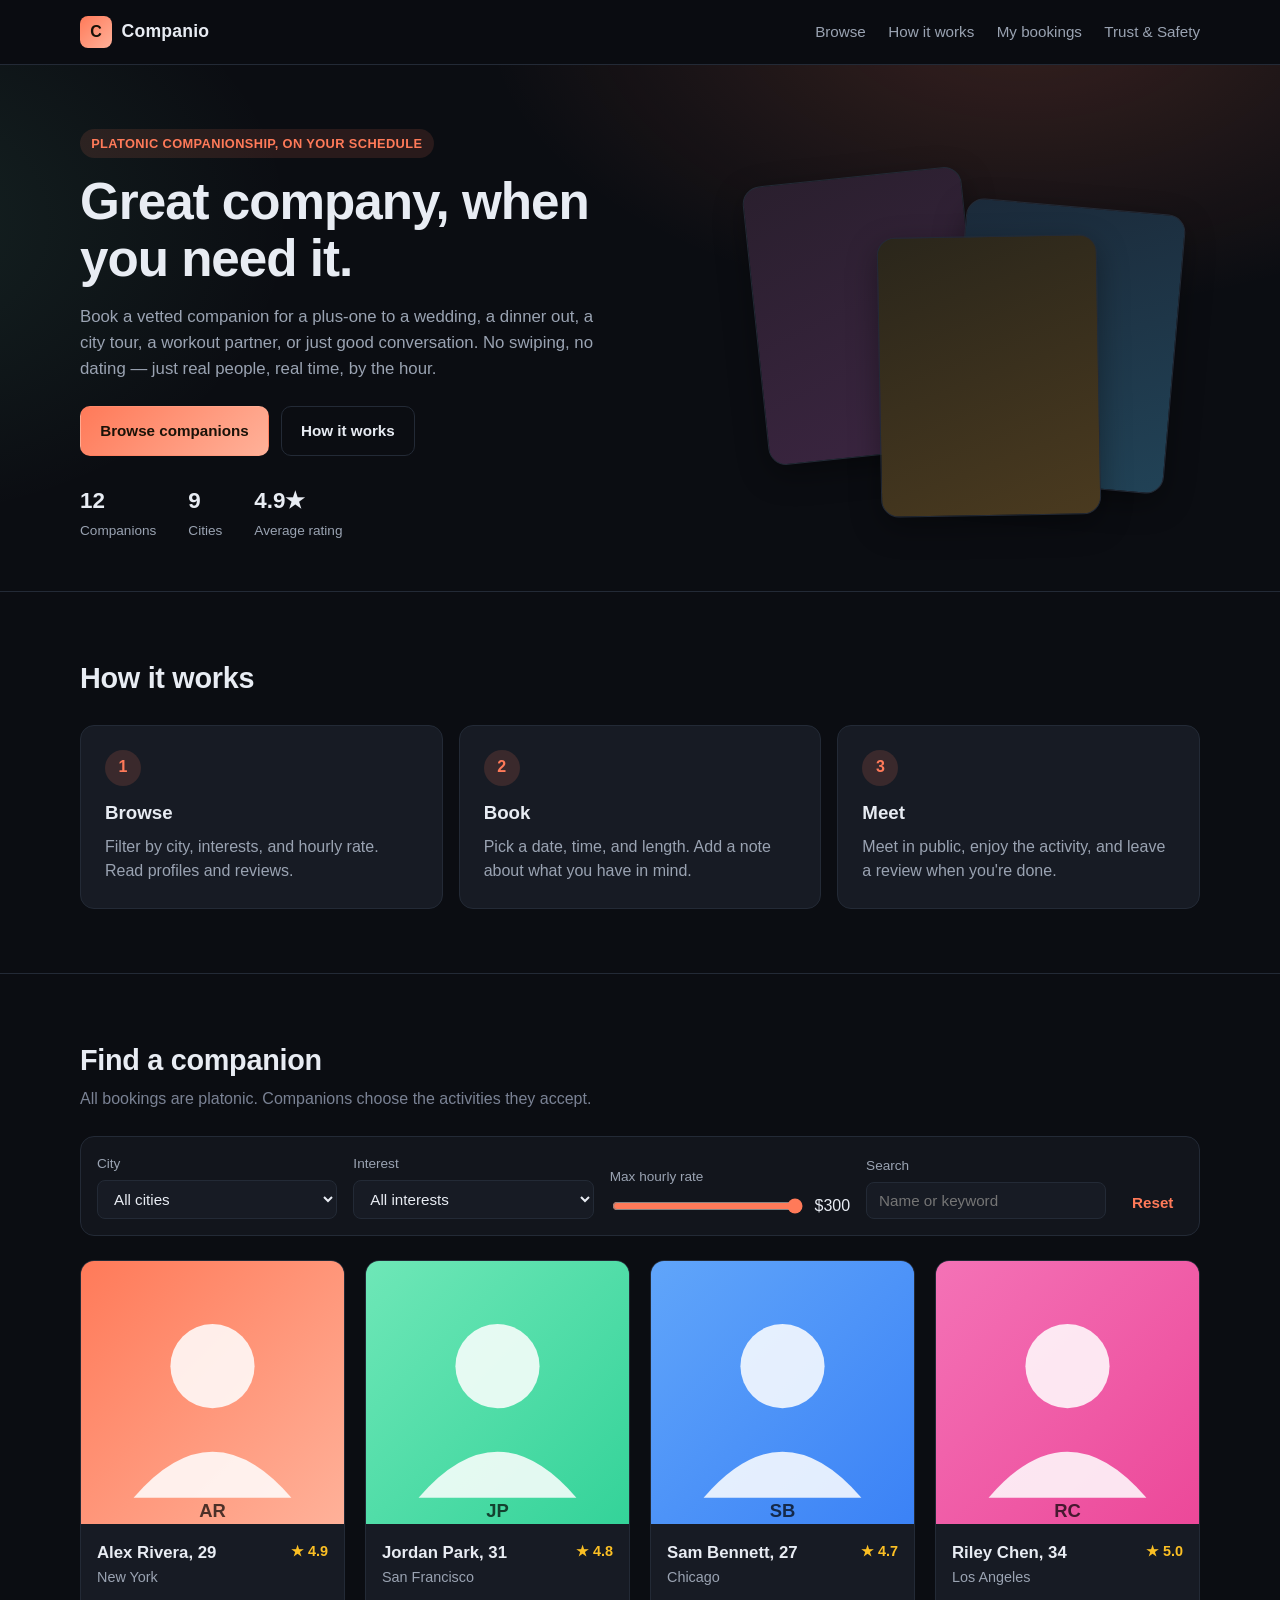
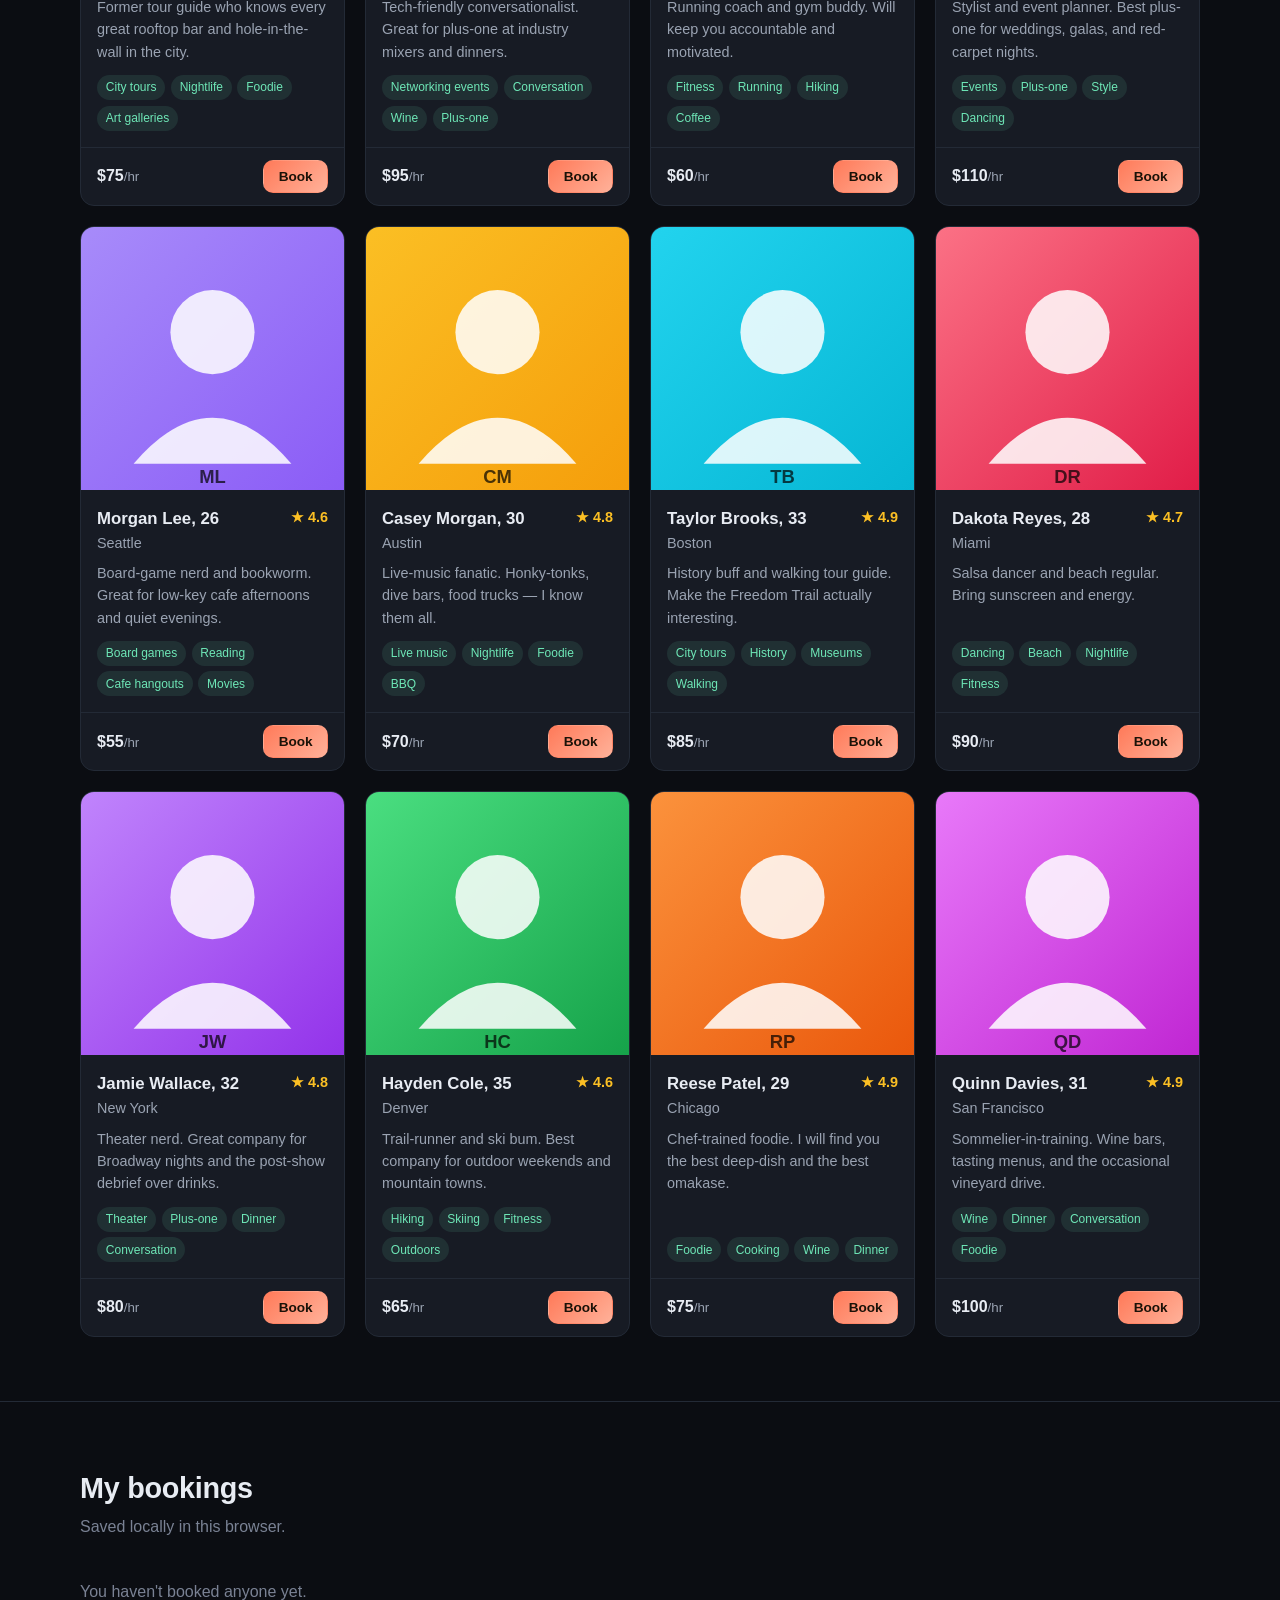
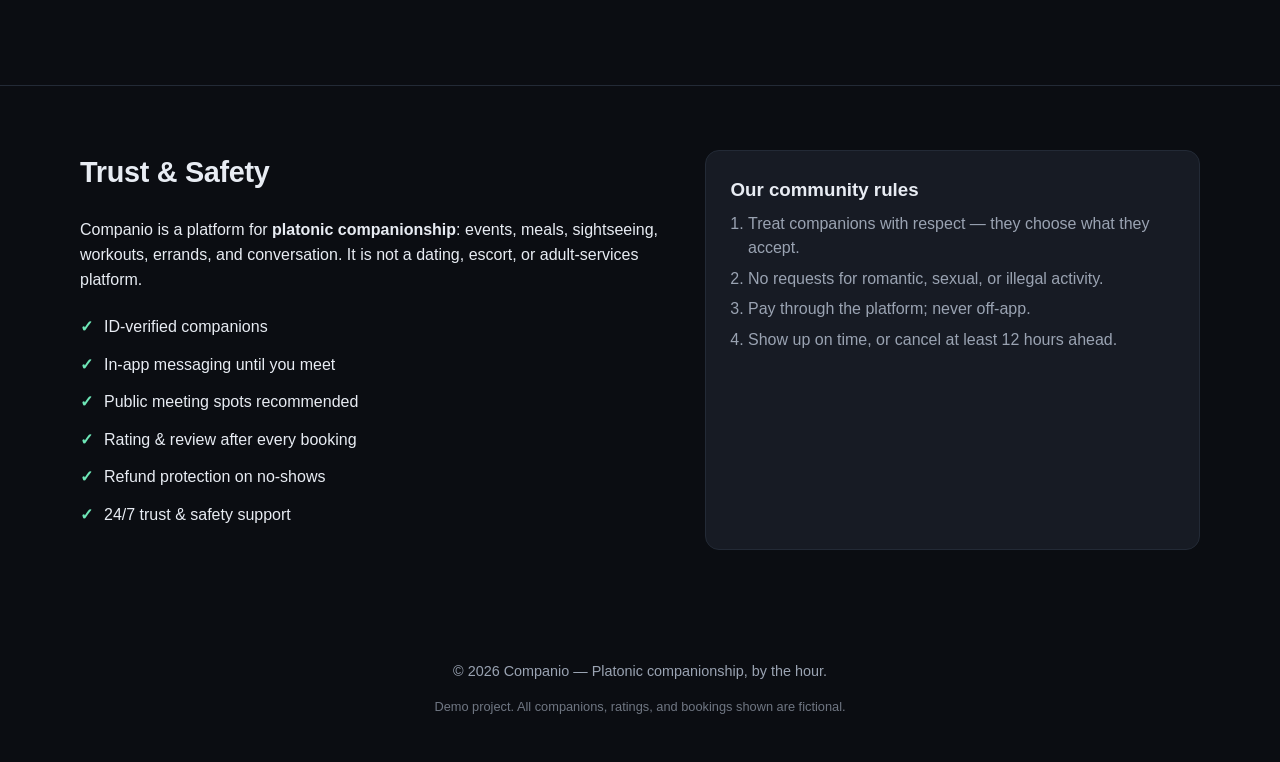
<file: index.html>
<!DOCTYPE html>
<html lang="en">
<head>
  <meta charset="UTF-8">
  <meta name="viewport" content="width=device-width, initial-scale=1.0">
  <title>Companio &mdash; Rent a Companion</title>
  <meta name="description" content="Book a friendly companion for events, dinner, conversation, and activities. Platonic, vetted, and easy to book.">
  <link rel="stylesheet" href="style.css">
</head>
<body>
  <header class="site-header">
    <div class="container header-inner">
      <a href="#home" class="logo">
        <span class="logo-mark">C</span>
        <span class="logo-text">Companio</span>
      </a>
      <nav class="primary-nav">
        <a href="#browse">Browse</a>
        <a href="#how">How it works</a>
        <a href="#bookings">My bookings</a>
        <a href="#trust">Trust &amp; Safety</a>
      </nav>
    </div>
  </header>

  <main>
    <!-- Hero -->
    <section id="home" class="hero">
      <div class="container hero-inner">
        <div class="hero-copy">
          <span class="eyebrow">Platonic companionship, on your schedule</span>
          <h1>Great company, when you need it.</h1>
          <p class="lede">
            Book a vetted companion for a plus-one to a wedding, a dinner out, a city tour,
            a workout partner, or just good conversation. No swiping, no dating &mdash; just real
            people, real time, by the hour.
          </p>
          <div class="hero-cta">
            <a class="btn btn-primary" href="#browse">Browse companions</a>
            <a class="btn btn-ghost" href="#how">How it works</a>
          </div>
          <div class="hero-meta">
            <div><strong id="stat-companions">0</strong><span>Companions</span></div>
            <div><strong id="stat-cities">0</strong><span>Cities</span></div>
            <div><strong>4.9&#9733;</strong><span>Average rating</span></div>
          </div>
        </div>
        <div class="hero-art" aria-hidden="true">
          <div class="floaty card-1"></div>
          <div class="floaty card-2"></div>
          <div class="floaty card-3"></div>
        </div>
      </div>
    </section>

    <!-- How it works -->
    <section id="how" class="how">
      <div class="container">
        <h2>How it works</h2>
        <div class="steps">
          <div class="step">
            <div class="step-num">1</div>
            <h3>Browse</h3>
            <p>Filter by city, interests, and hourly rate. Read profiles and reviews.</p>
          </div>
          <div class="step">
            <div class="step-num">2</div>
            <h3>Book</h3>
            <p>Pick a date, time, and length. Add a note about what you have in mind.</p>
          </div>
          <div class="step">
            <div class="step-num">3</div>
            <h3>Meet</h3>
            <p>Meet in public, enjoy the activity, and leave a review when you're done.</p>
          </div>
        </div>
      </div>
    </section>

    <!-- Browse -->
    <section id="browse" class="browse">
      <div class="container">
        <div class="section-head">
          <h2>Find a companion</h2>
          <p class="muted">All bookings are platonic. Companions choose the activities they accept.</p>
        </div>

        <div class="filters">
          <div class="filter">
            <label for="f-city">City</label>
            <select id="f-city"><option value="">All cities</option></select>
          </div>
          <div class="filter">
            <label for="f-interest">Interest</label>
            <select id="f-interest"><option value="">All interests</option></select>
          </div>
          <div class="filter">
            <label for="f-rate">Max hourly rate</label>
            <div class="rate-row">
              <input type="range" id="f-rate" min="30" max="300" step="10" value="300">
              <span id="f-rate-val">$300</span>
            </div>
          </div>
          <div class="filter">
            <label for="f-search">Search</label>
            <input type="text" id="f-search" placeholder="Name or keyword">
          </div>
          <button id="f-reset" class="btn btn-link">Reset</button>
        </div>

        <div id="companion-grid" class="grid"></div>
        <p id="no-results" class="no-results hidden">No companions match your filters. Try widening your search.</p>
      </div>
    </section>

    <!-- My bookings -->
    <section id="bookings" class="bookings">
      <div class="container">
        <div class="section-head">
          <h2>My bookings</h2>
          <p class="muted">Saved locally in this browser.</p>
        </div>
        <div id="bookings-list" class="bookings-list"></div>
        <p id="bookings-empty" class="muted">You haven't booked anyone yet.</p>
      </div>
    </section>

    <!-- Trust & Safety -->
    <section id="trust" class="trust">
      <div class="container trust-grid">
        <div>
          <h2>Trust &amp; Safety</h2>
          <p>
            Companio is a platform for <strong>platonic companionship</strong>: events, meals, sightseeing,
            workouts, errands, and conversation. It is not a dating, escort, or adult-services platform.
          </p>
          <ul class="check-list">
            <li>ID-verified companions</li>
            <li>In-app messaging until you meet</li>
            <li>Public meeting spots recommended</li>
            <li>Rating &amp; review after every booking</li>
            <li>Refund protection on no-shows</li>
            <li>24/7 trust &amp; safety support</li>
          </ul>
        </div>
        <div class="callout">
          <h3>Our community rules</h3>
          <ol>
            <li>Treat companions with respect &mdash; they choose what they accept.</li>
            <li>No requests for romantic, sexual, or illegal activity.</li>
            <li>Pay through the platform; never off-app.</li>
            <li>Show up on time, or cancel at least 12 hours ahead.</li>
          </ol>
        </div>
      </div>
    </section>
  </main>

  <!-- Booking modal -->
  <div id="modal" class="modal hidden" role="dialog" aria-modal="true" aria-labelledby="modal-title">
    <div class="modal-backdrop" data-close="1"></div>
    <div class="modal-panel">
      <button class="modal-close" data-close="1" aria-label="Close">&times;</button>
      <div id="modal-body"></div>
    </div>
  </div>

  <footer class="site-footer">
    <div class="container footer-inner">
      <p>&copy; <span id="year"></span> Companio &mdash; Platonic companionship, by the hour.</p>
      <p class="fine">Demo project. All companions, ratings, and bookings shown are fictional.</p>
    </div>
  </footer>

  <script src="app.js"></script>
</body>
</html>
</file>
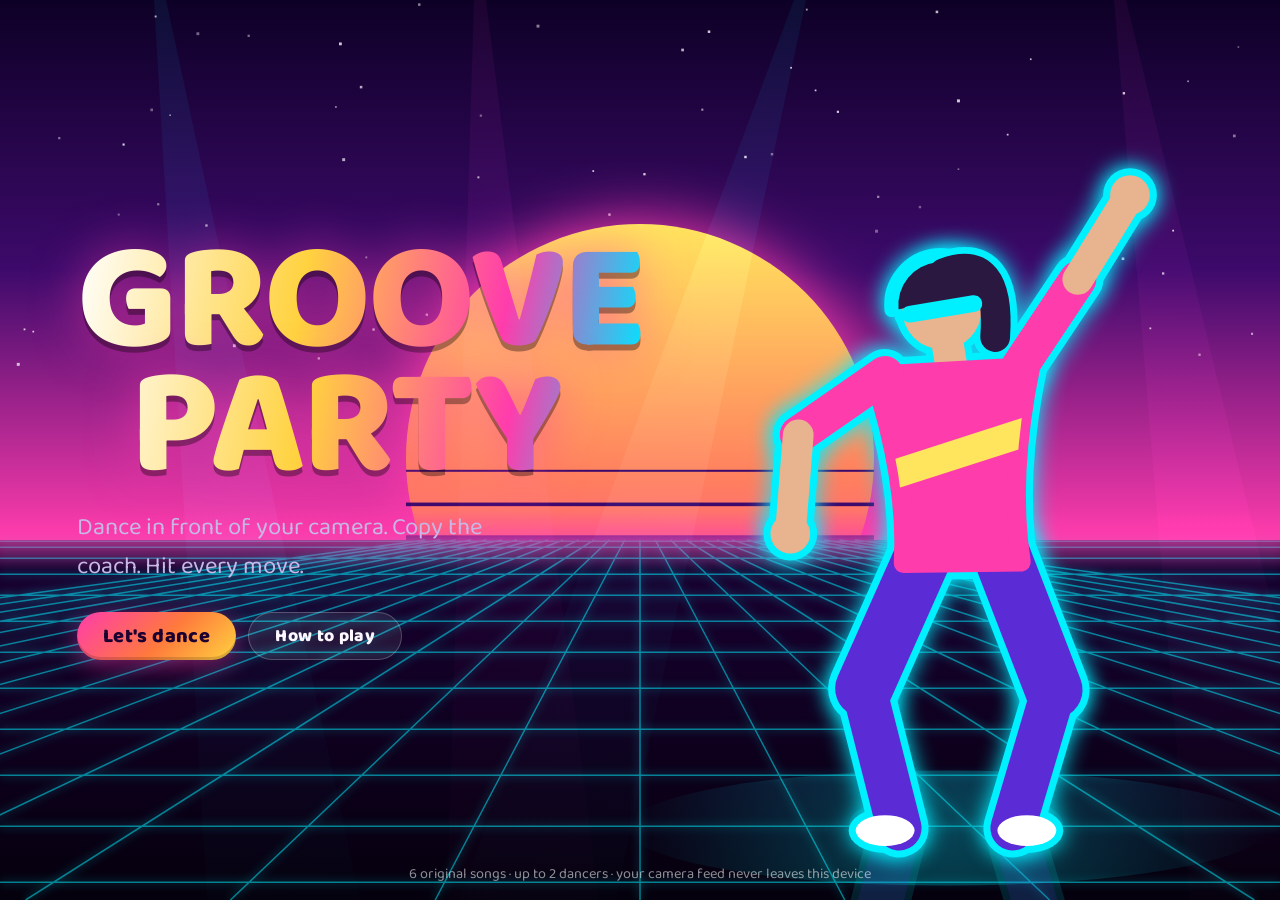
<file: dance/index.html>
<!DOCTYPE html>
<html lang="en">
<head>
  <meta charset="UTF-8">
  <meta name="viewport" content="width=device-width, initial-scale=1.0, viewport-fit=cover">
  <title>Groove Party</title>
  <meta name="description" content="A browser dance game: copy the on-screen coach in front of your webcam and get scored on every move. Original songs, no controller needed.">
  <meta name="theme-color" content="#12002b">
  <link rel="preconnect" href="https://fonts.googleapis.com">
  <link rel="preconnect" href="https://fonts.gstatic.com" crossorigin>
  <link href="https://fonts.googleapis.com/css2?family=Baloo+2:wght@500;700;800&display=swap" rel="stylesheet">
  <link rel="stylesheet" href="css/style.css">
</head>
<body>
  <canvas id="stage" aria-hidden="true"></canvas>

  <!-- Title -->
  <section id="screen-title" class="screen active" aria-label="Title">
    <div class="title-wrap">
      <h1 class="logo" aria-label="Groove Party">
        <span class="l1">GROOVE</span>
        <span class="l2">PARTY</span>
      </h1>
      <p class="tag">Dance in front of your camera. Copy the coach. Hit every move.</p>
      <div class="title-actions">
        <button class="btn big" id="btn-play">Let's dance</button>
        <button class="btn ghost" id="btn-how">How to play</button>
      </div>
    </div>
    <p class="foot">6 original songs · up to 2 dancers · your camera feed never leaves this device</p>
  </section>

  <!-- Song select -->
  <section id="screen-songs" class="screen" aria-label="Song select">
    <header class="topbar">
      <button class="icon-btn" id="songs-back" aria-label="Back">&#8592;</button>
      <h2>Pick a song</h2>
      <div class="spacer"></div>
      <button class="icon-btn" id="btn-settings" aria-label="Settings">&#9881;</button>
    </header>
    <div class="song-detail" id="song-detail" aria-live="polite"></div>
    <div class="carousel-wrap">
      <button class="icon-btn nav prev" id="car-prev" aria-label="Previous song">&#8249;</button>
      <div class="carousel" id="carousel" role="listbox" aria-label="Songs"></div>
      <button class="icon-btn nav next" id="car-next" aria-label="Next song">&#8250;</button>
    </div>
  </section>

  <!-- Setup -->
  <section id="screen-setup" class="screen modal" aria-label="Game setup">
    <div class="panel">
      <h2>Get ready</h2>
      <p class="sub" id="setup-song"></p>
      <div class="field">
        <span class="label">Dancers</span>
        <div class="seg" id="seg-players">
          <button data-v="1">1 dancer</button>
          <button data-v="2">2 dancers</button>
        </div>
      </div>
      <div class="field">
        <span class="label">Mode</span>
        <div class="modes" id="modes">
          <button class="mode" data-mode="camera"><b>Camera</b><span>Body tracking scores every move</span></button>
          <button class="mode" data-mode="free"><b>Free dance</b><span>No camera, just follow along</span></button>
          <button class="mode" data-mode="demo"><b>Autoplay</b><span>Watch a scored demo run</span></button>
        </div>
      </div>
      <div class="field names" id="names">
        <span class="label">Names</span>
        <input id="name1" maxlength="12" autocomplete="off" aria-label="Dancer 1 name">
        <input id="name2" maxlength="12" autocomplete="off" aria-label="Dancer 2 name">
      </div>
      <div class="actions">
        <button class="btn ghost" id="setup-cancel">Back</button>
        <button class="btn big" id="setup-go">Start</button>
      </div>
    </div>
  </section>

  <!-- Camera check -->
  <section id="screen-camera" class="screen modal" aria-label="Camera check">
    <div class="panel wide">
      <h2>Camera check</h2>
      <div class="cam-box">
        <canvas id="cam-big"></canvas>
        <div class="cam-status" id="cam-status">Starting camera&hellip;</div>
        <div class="hands-meter" id="hands-meter"><i></i></div>
      </div>
      <ul class="checks">
        <li id="chk-body">Dancer in view</li>
        <li id="chk-arms">Both arms visible</li>
        <li id="chk-legs" class="opt">Legs visible (optional)</li>
      </ul>
      <p class="hint">Step back until your arms fit in the frame when stretched out. <b>Raise both hands above your head</b> to start, or press the button.</p>
      <div class="actions">
        <button class="btn ghost" id="cam-cancel">Back</button>
        <button class="btn big" id="cam-go" disabled>Start dancing</button>
      </div>
    </div>
  </section>

  <!-- In-game HUD -->
  <section id="screen-game" class="screen hud" aria-label="Game">
    <div class="players" id="hud-players"></div>
    <div class="songbar">
      <div class="st" id="hud-title"></div>
      <div class="prog"><i id="hud-prog"></i></div>
    </div>
    <canvas id="cam-mini" aria-hidden="true"></canvas>
    <button class="icon-btn pause" id="btn-pause" aria-label="Pause">&#10074;&#10074;</button>
    <div class="lyrics" id="lyrics" aria-live="off"><div class="ln cur"></div><div class="ln nxt"></div></div>
    <div class="countdown" id="countdown"></div>
    <div class="big-callout" id="callout"></div>
  </section>

  <!-- Pause -->
  <section id="screen-pause" class="screen modal" aria-label="Paused">
    <div class="panel narrow">
      <h2>Paused</h2>
      <button class="btn big" id="pause-resume">Resume</button>
      <button class="btn ghost" id="pause-restart">Restart song</button>
      <button class="btn ghost" id="pause-quit">Quit to songs</button>
    </div>
  </section>

  <!-- Results -->
  <section id="screen-results" class="screen" aria-label="Results">
    <div class="results">
      <h2 id="res-title">Nice moves!</h2>
      <p class="sub" id="res-sub"></p>
      <div class="res-cards" id="res-cards"></div>
      <div class="actions">
        <button class="btn ghost" id="res-songs">Song list</button>
        <button class="btn big" id="res-again">Dance again</button>
      </div>
    </div>
  </section>

  <!-- How to play -->
  <section id="screen-how" class="screen modal" aria-label="How to play">
    <div class="panel">
      <h2>How to play</h2>
      <ol class="how">
        <li><b>Set up your camera.</b> Put your laptop or webcam at about chest height and step back 2&ndash;3&nbsp;m so your arms fit in the frame.</li>
        <li><b>Mirror the coach.</b> The coach faces you, so move like you're looking in a mirror. If their arm goes up on the left of the screen, raise the arm on your left.</li>
        <li><b>Read the move cards.</b> Cards slide in at the bottom right. Hit the pose on the card when it reaches the glowing frame. Arrows show how to move into it.</li>
        <li><b>Nail the gold moves.</b> Gold cards are worth a big bonus.</li>
        <li><b>Collect stars.</b> Every move is rated PERFECT, GREAT, GOOD, OK or MISS. Fill the bar to earn up to five stars, then go for DIAMOND and LEGEND.</li>
      </ol>
      <p class="sub">No camera? Pick <b>Free dance</b> to follow along without scoring, or <b>Autoplay</b> to watch a demo.</p>
      <p class="sub small">Keys: arrows to browse, Enter to pick, Esc to pause or go back.</p>
      <div class="actions"><button class="btn big" id="how-close">Got it</button></div>
    </div>
  </section>

  <!-- Settings -->
  <section id="screen-settings" class="screen modal" aria-label="Settings">
    <div class="panel narrow">
      <h2>Settings</h2>
      <label class="row">Music volume <input type="range" id="set-volume" min="0" max="100"></label>
      <label class="row"><input type="checkbox" id="set-lyrics"> Show lyrics</label>
      <label class="row"><input type="checkbox" id="set-cam"> Show camera preview while dancing</label>
      <label class="row"><input type="checkbox" id="set-names"> Show move names</label>
      <div class="actions"><button class="btn big" id="settings-close">Done</button></div>
    </div>
  </section>

  <div class="toast" id="toast" role="status"></div>

  <script type="module" src="js/main.js"></script>
</body>
</html>
</file>
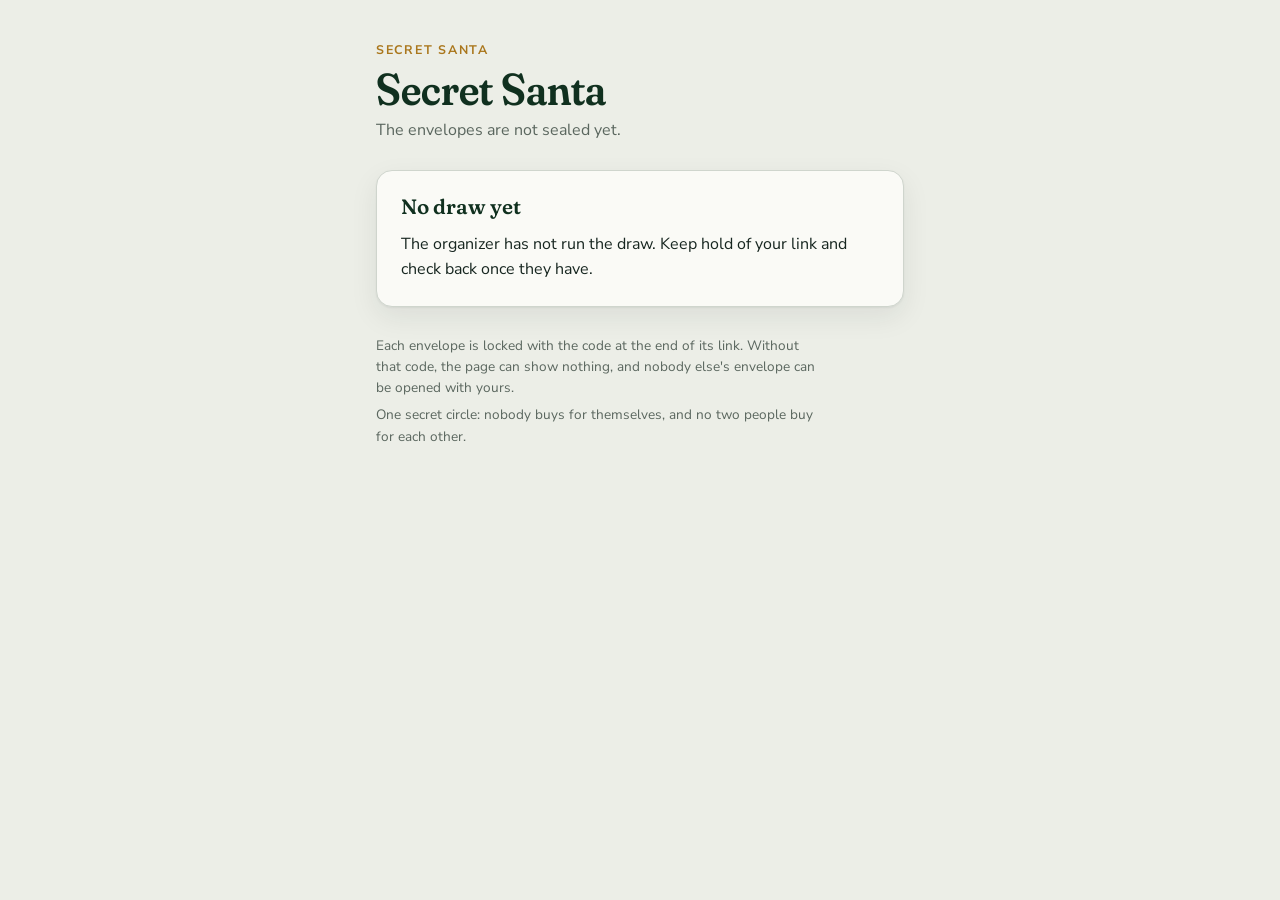
<file: santa/index.html>
<!DOCTYPE html>
<html lang="en">
<head>
  <meta charset="UTF-8">
  <meta name="viewport" content="width=device-width, initial-scale=1.0, viewport-fit=cover">
  <meta name="robots" content="noindex">
  <title>Secret Santa</title>
  <link rel="icon" href="data:image/svg+xml,%3Csvg xmlns='http://www.w3.org/2000/svg' viewBox='0 0 32 32'%3E%3Crect width='32' height='32' rx='7' fill='%231e4f3b'/%3E%3Cpath d='M6 10h20v16H6z' fill='%23fafaf6'/%3E%3Cpath d='M6 10l10 8 10-8' fill='none' stroke='%231e4f3b' stroke-width='2'/%3E%3Ccircle cx='16' cy='18' r='3' fill='%23a2313a'/%3E%3C/svg%3E">
  <link rel="preconnect" href="https://fonts.googleapis.com">
  <link rel="preconnect" href="https://fonts.gstatic.com" crossorigin>
  <link rel="stylesheet" href="https://fonts.googleapis.com/css2?family=Fraunces:opsz,wght,SOFT@9..144,400..700,0..100&family=Nunito+Sans:wght@400;600;700&display=swap">
  <style>
    /* One centred column: a masthead, then a single sealed envelope addressed to whoever holds the link. */
    :root{
      --bg:#eceee7; --surface:#fafaf6; --surface-2:#f0f2eb; --fg:#172620; --muted:#5a665e; --line:#cfd5cd;
      --pine:#1e4f3b; --pine-fg:#f2f7f3; --heading:#10301f; --gold:#aa771d; --berry:#a2313a; --berry-fg:#fff8f8;
      --flap:#e3e6dc; --focus:#2f7c58; --shadow:0 1px 2px rgba(23,38,32,.06),0 10px 28px rgba(23,38,32,.08);
      --font-display:"Fraunces",Georgia,"Times New Roman",serif;
      --font-body:"Nunito Sans",system-ui,-apple-system,"Segoe UI",sans-serif;
      --radius:16px;
      color-scheme:light;
    }
    @media (prefers-color-scheme: dark){
      :root:not([data-theme="light"]){
        --bg:#0e1813; --surface:#17241e; --surface-2:#1e2d26; --fg:#eaf0ea; --muted:#9cb0a3; --line:#2b3c33;
        --pine:#2f7c58; --pine-fg:#f2f7f3; --heading:#dbeadf; --gold:#e3b45b; --berry:#e5717a; --berry-fg:#1b0e10;
        --flap:#223429; --focus:#8fd0b0; --shadow:0 1px 2px rgba(0,0,0,.3),0 12px 30px rgba(0,0,0,.35);
        color-scheme:dark;
      }
    }
    :root[data-theme="dark"]{
      --bg:#0e1813; --surface:#17241e; --surface-2:#1e2d26; --fg:#eaf0ea; --muted:#9cb0a3; --line:#2b3c33;
      --pine:#2f7c58; --pine-fg:#f2f7f3; --heading:#dbeadf; --gold:#e3b45b; --berry:#e5717a; --berry-fg:#1b0e10;
      --flap:#223429; --focus:#8fd0b0; --shadow:0 1px 2px rgba(0,0,0,.3),0 12px 30px rgba(0,0,0,.35);
      color-scheme:dark;
    }
    *{box-sizing:border-box}
    html,body{margin:0}
    body{background:var(--bg);color:var(--fg);font:16px/1.55 var(--font-body);-webkit-font-smoothing:antialiased;min-height:100vh}
    .page{max-width:560px;margin:0 auto;padding-block:calc(2.5rem + env(safe-area-inset-top,0px)) calc(4rem + env(safe-area-inset-bottom,0px));padding-left:max(16px,env(safe-area-inset-left,0px));padding-right:max(16px,env(safe-area-inset-right,0px));display:grid;gap:1.75rem}
    .masthead{display:grid;gap:.35rem}
    .eyebrow{margin:0;font-size:.78rem;font-weight:700;letter-spacing:.14em;text-transform:uppercase;color:var(--gold)}
    h1{margin:0;font:600 clamp(2rem,7vw,2.8rem)/1.05 var(--font-display);font-variation-settings:"SOFT" 80,"opsz" 96;color:var(--heading);text-wrap:balance;overflow-wrap:anywhere}
    .lede{margin:0;max-width:56ch;color:var(--muted)}
    .meta{display:flex;flex-wrap:wrap;gap:.4rem .9rem;margin:0;padding:0;list-style:none;color:var(--muted);font-size:.92rem}
    .meta li{display:flex;align-items:center;gap:.4rem}
    .meta li::before{content:"";width:6px;height:6px;border-radius:50%;background:var(--gold)}
    [hidden]{display:none !important}

    .env{position:relative;background:var(--surface);border:1px solid var(--line);border-radius:var(--radius);box-shadow:var(--shadow);overflow:hidden;perspective:900px}
    .env-face{all:unset;box-sizing:border-box;display:flex;flex-direction:column;justify-content:flex-end;gap:.15rem;padding:9rem 1.4rem 1.4rem;width:100%;min-height:290px;cursor:pointer;position:relative;color:var(--fg)}
    .env-face:focus-visible{outline:2px solid var(--focus);outline-offset:-4px;border-radius:var(--radius)}
    .env-face .flap{position:absolute;inset:0 0 auto 0;height:54%;background:var(--flap);clip-path:polygon(0 0,100% 0,50% 100%);transform-origin:top center;transition:transform .45s cubic-bezier(.2,.7,.2,1)}
    .env-face:hover .flap{transform:rotateX(12deg)}
    .env-face .seal{position:absolute;top:calc(54% - 23px);left:50%;translate:-50% 0;width:46px;height:46px;border-radius:50%;background:var(--berry);color:var(--berry-fg);display:grid;place-items:center;font:700 1.15rem/1 var(--font-display);box-shadow:inset 0 0 0 4px rgba(255,255,255,.22),0 2px 8px rgba(0,0,0,.2)}
    .env-face .to,.panel .to{font-size:.74rem;letter-spacing:.12em;text-transform:uppercase;color:var(--muted);font-weight:700}
    .env-face .name{font:600 clamp(1.6rem,6vw,2.1rem)/1.15 var(--font-display);font-variation-settings:"SOFT" 60;color:var(--heading);overflow-wrap:anywhere}
    .env-face .hint{font-size:.88rem;color:var(--muted);margin-top:.35rem}
    .panel{padding:1.6rem 1.4rem 1.4rem;display:grid;gap:.7rem;background:var(--surface-2);min-height:290px;align-content:center}
    .panel p{margin:0}
    .panel .q{font-size:1rem}
    .recipient{font:600 clamp(2.2rem,9vw,3.2rem)/1.05 var(--font-display);font-variation-settings:"SOFT" 100,"opsz" 96;color:var(--heading);text-wrap:balance;overflow-wrap:anywhere}
    .small{font-size:.88rem;color:var(--muted)}
    .timer{height:3px;background:var(--line);border-radius:2px;overflow:hidden}
    .timer span{display:block;height:100%;width:100%;background:var(--gold);transition:width 25s linear}
    .row{display:flex;flex-wrap:wrap;gap:.6rem}
    .btn{font:700 .95rem/1 var(--font-body);padding:.8rem 1.2rem;border-radius:999px;border:1px solid transparent;cursor:pointer;display:inline-flex;align-items:center;justify-content:center;gap:.5rem;transition:transform .12s ease,filter .15s ease}
    .btn:active{transform:translateY(1px)}
    .btn:focus-visible{outline:2px solid var(--focus);outline-offset:2px}
    .btn.primary{background:var(--pine);color:var(--pine-fg)}
    .btn.primary:hover{filter:brightness(1.08)}
    .btn.ghost{background:transparent;border-color:var(--line);color:var(--fg)}
    .btn.ghost:hover{background:var(--surface)}

    .card{background:var(--surface);border:1px solid var(--line);border-radius:var(--radius);box-shadow:var(--shadow);padding:1.5rem;display:grid;gap:.75rem}
    .card h2{margin:0;font:600 1.3rem/1.2 var(--font-display);font-variation-settings:"SOFT" 60;color:var(--heading);text-wrap:balance}
    .card p{margin:0}
    .card code{font:.9rem ui-monospace,SFMono-Regular,Menlo,Consolas,monospace;background:var(--surface-2);padding:.1rem .35rem;border-radius:6px;overflow-wrap:anywhere}
    .foot{color:var(--muted);font-size:.85rem;max-width:56ch;display:grid;gap:.4rem}
    .foot p{margin:0}
    .skeleton{height:290px;border-radius:var(--radius);background:linear-gradient(90deg,var(--surface),var(--surface-2),var(--surface));background-size:200% 100%;animation:shimmer 1.4s ease infinite;border:1px solid var(--line)}
    @keyframes shimmer{from{background-position:200% 0}to{background-position:-200% 0}}
    @media (prefers-reduced-motion: reduce){
      .env-face .flap,.timer span,.btn{transition:none}
      .env-face:hover .flap{transform:none}
      .skeleton{animation:none}
    }
  </style>
</head>
<body>
  <div class="page">
    <header class="masthead">
      <p class="eyebrow">Secret Santa</p>
      <h1 id="title">Secret Santa</h1>
      <p class="lede" id="lede">Opening the post…</p>
      <ul class="meta" id="meta" hidden></ul>
    </header>
    <main id="app" aria-live="polite">
      <div class="skeleton" aria-hidden="true"></div>
    </main>
    <footer class="foot">
      <p>Each envelope is locked with the code at the end of its link. Without that code, the page can show nothing, and nobody else's envelope can be opened with yours.</p>
      <p>One secret circle: nobody buys for themselves, and no two people buy for each other.</p>
    </footer>
  </div>

  <script>
  (function () {
    'use strict';
    var AUTO_HIDE_MS = 25000;
    var app = document.getElementById('app');
    var titleEl = document.getElementById('title');
    var lede = document.getElementById('lede');
    var metaEl = document.getElementById('meta');
    var enc = new TextEncoder();

    function h(tag, attrs, children) {
      var el = document.createElement(tag);
      if (attrs) Object.keys(attrs).forEach(function (k) {
        if (k === 'class') el.className = attrs[k];
        else if (k === 'text') el.textContent = attrs[k];
        else if (k.indexOf('on') === 0) el.addEventListener(k.slice(2), attrs[k]);
        else if (attrs[k] === true) el.setAttribute(k, '');
        else if (attrs[k] !== false && attrs[k] != null) el.setAttribute(k, attrs[k]);
      });
      (children || []).forEach(function (c) { if (c == null) return; el.appendChild(typeof c === 'string' ? document.createTextNode(c) : c); });
      return el;
    }
    function show(node) { app.innerHTML = ''; app.appendChild(node); }
    function lsGet(k) { try { var v = localStorage.getItem(k); return v ? JSON.parse(v) : null; } catch (e) { return null; } }
    function lsSet(k, v) { try { localStorage.setItem(k, JSON.stringify(v)); } catch (e) {} }
    function fmtDate(d) {
      if (!d) return '';
      var dt = new Date(d + 'T12:00:00');
      if (isNaN(dt)) return d;
      try { return dt.toLocaleDateString(undefined, { weekday: 'long', day: 'numeric', month: 'long', year: 'numeric' }); } catch (e) { return d; }
    }

    /* ---- crypto: the link's code never leaves the browser ---- */
    function b64uToBytes(s) {
      s = s.replace(/-/g, '+').replace(/_/g, '/');
      while (s.length % 4) s += '=';
      var bin = atob(s), out = new Uint8Array(bin.length);
      for (var i = 0; i < bin.length; i++) out[i] = bin.charCodeAt(i);
      return out;
    }
    function hex(bytes) { return Array.prototype.map.call(bytes, function (b) { return ('0' + b.toString(16)).slice(-2); }).join(''); }
    function sha256(str) { return crypto.subtle.digest('SHA-256', enc.encode(str)).then(function (d) { return new Uint8Array(d); }); }
    function openEnvelope(token, entries) {
      return sha256('santa-id|' + token).then(function (idBytes) {
        var id = hex(idBytes);
        var entry = null;
        for (var i = 0; i < entries.length; i++) if (entries[i].id === id) { entry = entries[i]; break; }
        if (!entry) return null;
        return sha256('santa-key|' + token).then(function (keyBytes) {
          return crypto.subtle.importKey('raw', keyBytes, 'AES-GCM', false, ['decrypt']);
        }).then(function (key) {
          return crypto.subtle.decrypt({ name: 'AES-GCM', iv: b64uToBytes(entry.iv) }, key, b64uToBytes(entry.ct));
        }).then(function (pt) {
          return JSON.parse(new TextDecoder().decode(pt));
        });
      });
    }

    /* ---- views ---- */
    function message(heading, lines) {
      var card = h('div', { class: 'card' }, [h('h2', { text: heading })]);
      lines.forEach(function (l) { card.appendChild(typeof l === 'string' ? h('p', { text: l }) : l); });
      return card;
    }
    function envelopeView(data, me) {
      var openedKey = 'santa:opened:' + (data.drawnAt || '') + ':' + me.g;
      var wasOpened = !!lsGet(openedKey);
      var env = h('article', { class: 'env' });
      var face = h('button', { class: 'env-face', type: 'button', 'aria-expanded': 'false' }, [
        h('span', { class: 'flap', 'aria-hidden': 'true' }),
        h('span', { class: 'seal', 'aria-hidden': 'true', text: (me.g.trim()[0] || '?').toUpperCase() }),
        h('span', { class: 'to', text: 'To' }),
        h('span', { class: 'name', text: me.g }),
        h('span', { class: 'hint', text: wasOpened ? 'Tap to open it again' : 'Tap to open your envelope' })
      ]);
      var confirmP = h('div', { class: 'panel' }, [
        h('p', { class: 'q' }, ['This envelope is for ', h('b', { text: me.g }), ' only. Is anyone else looking at your screen?']),
        h('div', { class: 'row' }, [
          h('button', { class: 'btn primary', type: 'button', 'data-act': 'reveal', text: 'No, open it' }),
          h('button', { class: 'btn ghost', type: 'button', 'data-act': 'cancel', text: 'Wait' })
        ])
      ]);
      confirmP.hidden = true;
      var recipientEl = h('p', { class: 'recipient' });
      var bar = h('span');
      var openP = h('div', { class: 'panel' }, [
        h('p', { class: 'to', text: me.g + ', you are buying for' }),
        recipientEl,
        h('p', { class: 'small', text: (data.budget ? 'Budget ' + data.budget + '. ' : '') + 'Keep it to yourself.' }),
        h('div', { class: 'timer', 'aria-hidden': 'true' }, [bar]),
        h('div', { class: 'row' }, [h('button', { class: 'btn ghost', type: 'button', 'data-act': 'hide', text: 'Seal it again' })])
      ]);
      openP.hidden = true;
      env.appendChild(face); env.appendChild(confirmP); env.appendChild(openP);

      var timer = null;
      function sealAgain() {
        if (timer) { clearTimeout(timer); timer = null; }
        recipientEl.textContent = '';
        confirmP.hidden = true; openP.hidden = true;
        face.hidden = false; face.setAttribute('aria-expanded', 'false');
      }
      face.addEventListener('click', function () {
        face.hidden = true; face.setAttribute('aria-expanded', 'true');
        confirmP.hidden = false;
        confirmP.querySelector('[data-act="reveal"]').focus();
      });
      confirmP.addEventListener('click', function (ev) {
        var act = ev.target && ev.target.getAttribute ? ev.target.getAttribute('data-act') : null;
        if (act === 'cancel') { sealAgain(); face.focus(); return; }
        if (act !== 'reveal') return;
        recipientEl.textContent = me.r;
        confirmP.hidden = true; openP.hidden = false;
        bar.style.width = '100%';
        requestAnimationFrame(function () { requestAnimationFrame(function () { bar.style.width = '0%'; }); });
        timer = setTimeout(function () { sealAgain(); }, AUTO_HIDE_MS);
        lsSet(openedKey, true);
        face.querySelector('.hint').textContent = 'Tap to open it again';
      });
      openP.addEventListener('click', function (ev) {
        var act = ev.target && ev.target.getAttribute ? ev.target.getAttribute('data-act') : null;
        if (act === 'hide') { sealAgain(); face.focus(); }
      });
      return env;
    }

    function setHeader(data, ledeText) {
      titleEl.textContent = (data && data.title) || 'Secret Santa';
      lede.textContent = ledeText;
      metaEl.innerHTML = '';
      if (data && data.phase === 'drawn') {
        if (data.people) metaEl.appendChild(h('li', { text: data.people + ' people' }));
        if (data.budget) metaEl.appendChild(h('li', { text: 'Budget ' + data.budget }));
        if (data.date) metaEl.appendChild(h('li', { text: 'Exchange on ' + fmtDate(data.date) }));
      }
      metaEl.hidden = !metaEl.children.length;
    }

    function readToken() {
      var t = (location.hash || '').replace(/^#/, '');
      if (!t) { var m = /[?&]t=([^&]+)/.exec(location.search); if (m) t = decodeURIComponent(m[1]); }
      return t.trim();
    }

    function start() {
      var token = readToken();
      fetch('data.json', { cache: 'no-store' }).then(function (r) {
        if (!r.ok) throw new Error('http ' + r.status);
        return r.json();
      }).then(function (data) {
        if (!data || data.phase !== 'drawn' || !Array.isArray(data.entries)) {
          setHeader(data, 'The envelopes are not sealed yet.');
          show(message('No draw yet', ['The organizer has not run the draw. Keep hold of your link and check back once they have.']));
          return;
        }
        if (!token) {
          setHeader(data, 'Each person has their own link.');
          show(message('This page needs your personal link', [
            'The organizer sends everyone a link of their own. It ends in a code after the # sign, and only that code can open your envelope.',
            'If you have landed here without one, ask the organizer to send yours again.'
          ]));
          return;
        }
        if (!(window.crypto && crypto.subtle)) {
          setHeader(data, 'Your browser cannot open this envelope.');
          show(message('Try another browser', ['This page needs a modern browser over a secure connection to unlock your envelope.']));
          return;
        }
        return openEnvelope(token, data.entries).then(function (me) {
          if (!me) {
            setHeader(data, 'That link does not match an envelope.');
            show(message('No envelope for this link', [
              'Check you copied the whole link, including everything after the # sign. If it still does not work, ask the organizer to send it again.'
            ]));
            return;
          }
          setHeader(data, 'Open your envelope when nobody is looking. It seals itself again after a short while.');
          show(envelopeView(data, me));
        });
      }).catch(function () {
        setHeader(null, 'Something went wrong.');
        show(message('Could not load the draw', ['Check your connection and reload the page.']));
      });
    }
    start();
    window.addEventListener('hashchange', start);
  })();
  </script>
</body>
</html>
</file>
<file: style.css>
:root {
  --bg: #0b0d12;
  --bg-elev: #12151c;
  --bg-card: #171b24;
  --border: #232a36;
  --text: #e8ecf3;
  --text-dim: #9aa3b2;
  --muted: #7a8294;
  --brand: #ff7a59;
  --brand-2: #ffb199;
  --accent: #6ee7b7;
  --warning: #fbbf24;
  --radius: 14px;
  --shadow: 0 10px 30px rgba(0, 0, 0, 0.35);
  --transition: 180ms ease;
}

* { box-sizing: border-box; }

html, body {
  margin: 0;
  padding: 0;
  background: var(--bg);
  color: var(--text);
  font-family: -apple-system, BlinkMacSystemFont, "Segoe UI", Roboto, Inter, sans-serif;
  line-height: 1.55;
  -webkit-font-smoothing: antialiased;
}

a { color: inherit; text-decoration: none; }
img { max-width: 100%; display: block; }

.container {
  width: 100%;
  max-width: 1160px;
  margin: 0 auto;
  padding: 0 1.25rem;
}

.hidden { display: none !important; }
.muted { color: var(--muted); }

/* Header */
.site-header {
  position: sticky;
  top: 0;
  z-index: 50;
  background: rgba(11, 13, 18, 0.85);
  backdrop-filter: blur(12px);
  border-bottom: 1px solid var(--border);
}
.header-inner {
  display: flex;
  justify-content: space-between;
  align-items: center;
  height: 64px;
}
.logo { display: flex; align-items: center; gap: 0.6rem; font-weight: 700; }
.logo-mark {
  display: inline-flex;
  width: 32px; height: 32px;
  align-items: center; justify-content: center;
  background: linear-gradient(135deg, var(--brand), var(--brand-2));
  border-radius: 8px;
  color: #1a1208;
  font-weight: 800;
}
.logo-text { font-size: 1.1rem; letter-spacing: 0.2px; }
.primary-nav { display: flex; gap: 1.4rem; font-size: 0.95rem; color: var(--text-dim); }
.primary-nav a:hover { color: var(--text); }

/* Buttons */
.btn {
  display: inline-flex;
  align-items: center;
  justify-content: center;
  padding: 0.75rem 1.2rem;
  border-radius: 10px;
  font-weight: 600;
  font-size: 0.95rem;
  cursor: pointer;
  border: 1px solid transparent;
  transition: transform var(--transition), background var(--transition), border var(--transition);
  font-family: inherit;
}
.btn-primary {
  background: linear-gradient(135deg, var(--brand), var(--brand-2));
  color: #1a1208;
}
.btn-primary:hover { transform: translateY(-1px); }
.btn-ghost {
  background: transparent;
  border-color: var(--border);
  color: var(--text);
}
.btn-ghost:hover { border-color: var(--text-dim); }
.btn-link {
  background: transparent;
  color: var(--brand);
  padding: 0.5rem 0.6rem;
  border: none;
}
.btn-link:hover { text-decoration: underline; }
.btn-block { width: 100%; }

/* Hero */
.hero {
  padding: 4rem 0 3rem;
  border-bottom: 1px solid var(--border);
  background:
    radial-gradient(900px 500px at 80% -10%, rgba(255, 122, 89, 0.18), transparent 60%),
    radial-gradient(700px 500px at -10% 30%, rgba(110, 231, 183, 0.10), transparent 60%);
}
.hero-inner {
  display: grid;
  grid-template-columns: 1.2fr 1fr;
  gap: 2rem;
  align-items: center;
}
.eyebrow {
  display: inline-block;
  padding: 0.3rem 0.7rem;
  background: rgba(255, 122, 89, 0.12);
  color: var(--brand);
  border-radius: 999px;
  font-size: 0.8rem;
  font-weight: 600;
  letter-spacing: 0.4px;
  text-transform: uppercase;
  margin-bottom: 1rem;
}
.hero h1 {
  font-size: clamp(2rem, 4vw, 3.2rem);
  line-height: 1.1;
  margin: 0 0 1rem;
  letter-spacing: -0.02em;
}
.lede {
  color: var(--text-dim);
  font-size: 1.05rem;
  max-width: 56ch;
}
.hero-cta { display: flex; gap: 0.75rem; margin: 1.5rem 0 1.75rem; flex-wrap: wrap; }
.hero-meta { display: flex; gap: 2rem; color: var(--text-dim); }
.hero-meta strong { display: block; color: var(--text); font-size: 1.4rem; }
.hero-meta span { font-size: 0.85rem; }

.hero-art {
  position: relative;
  min-height: 320px;
}
.floaty {
  position: absolute;
  border-radius: 18px;
  box-shadow: var(--shadow);
  border: 1px solid var(--border);
}
.floaty.card-1 {
  width: 220px; height: 280px;
  left: 10%; top: 0;
  background: linear-gradient(160deg, #2a1f2e, #3b2541);
  transform: rotate(-6deg);
}
.floaty.card-2 {
  width: 220px; height: 280px;
  right: 5%; top: 30px;
  background: linear-gradient(160deg, #1b2a3a, #214256);
  transform: rotate(5deg);
}
.floaty.card-3 {
  width: 220px; height: 280px;
  left: 35%; top: 60px;
  background: linear-gradient(160deg, #2a261b, #4a3a1f);
  transform: rotate(-1deg);
}

/* How */
.how { padding: 4rem 0; border-bottom: 1px solid var(--border); }
.how h2, .browse h2, .bookings h2, .trust h2 {
  font-size: 1.8rem;
  margin: 0 0 1.5rem;
  letter-spacing: -0.01em;
}
.steps { display: grid; grid-template-columns: repeat(3, 1fr); gap: 1rem; }
.step {
  background: var(--bg-card);
  padding: 1.5rem;
  border-radius: var(--radius);
  border: 1px solid var(--border);
}
.step h3 { margin: 0.75rem 0 0.5rem; }
.step-num {
  width: 36px; height: 36px;
  background: rgba(255, 122, 89, 0.15);
  color: var(--brand);
  border-radius: 50%;
  display: inline-flex;
  align-items: center;
  justify-content: center;
  font-weight: 700;
}
.step p { color: var(--text-dim); margin: 0; }

/* Browse */
.browse { padding: 4rem 0; border-bottom: 1px solid var(--border); }
.section-head { margin-bottom: 1.5rem; }
.section-head h2 { margin-bottom: 0.25rem; }
.section-head .muted { margin: 0; }

.filters {
  display: grid;
  grid-template-columns: repeat(4, 1fr) auto;
  gap: 1rem;
  align-items: end;
  background: var(--bg-elev);
  padding: 1rem;
  border-radius: var(--radius);
  border: 1px solid var(--border);
  margin-bottom: 1.5rem;
}
.filter { display: flex; flex-direction: column; gap: 0.4rem; min-width: 0; }
.filter label { font-size: 0.85rem; color: var(--text-dim); }
.filter select, .filter input[type="text"] {
  background: var(--bg-card);
  color: var(--text);
  border: 1px solid var(--border);
  border-radius: 8px;
  padding: 0.55rem 0.75rem;
  font-family: inherit;
  font-size: 0.95rem;
}
.filter select:focus, .filter input:focus { outline: 2px solid var(--brand); outline-offset: 1px; }
.rate-row { display: flex; align-items: center; gap: 0.6rem; }
.rate-row input[type="range"] { flex: 1; accent-color: var(--brand); }
#f-rate-val { font-variant-numeric: tabular-nums; color: var(--text); }

/* Grid + Cards */
.grid {
  display: grid;
  grid-template-columns: repeat(auto-fill, minmax(260px, 1fr));
  gap: 1.25rem;
}
.card {
  background: var(--bg-card);
  border: 1px solid var(--border);
  border-radius: var(--radius);
  overflow: hidden;
  display: flex;
  flex-direction: column;
  transition: transform var(--transition), border-color var(--transition);
}
.card:hover { transform: translateY(-2px); border-color: rgba(255, 122, 89, 0.4); }
.card-photo {
  aspect-ratio: 1 / 1;
  background: linear-gradient(135deg, #1d2230, #262d3d);
  display: flex;
  align-items: center;
  justify-content: center;
}
.card-photo svg { width: 100%; height: 100%; }
.card-body { padding: 1rem; flex: 1; display: flex; flex-direction: column; gap: 0.5rem; }
.card-top { display: flex; justify-content: space-between; align-items: flex-start; gap: 0.5rem; }
.card-name { font-size: 1.05rem; font-weight: 700; margin: 0; }
.card-meta { color: var(--text-dim); font-size: 0.9rem; margin: 0; }
.card-rating { display: flex; align-items: center; gap: 0.3rem; color: var(--warning); font-size: 0.9rem; font-weight: 600; }
.card-bio { color: var(--text-dim); font-size: 0.9rem; margin: 0; flex: 1; }
.tags { display: flex; flex-wrap: wrap; gap: 0.35rem; margin-top: 0.25rem; }
.tag {
  font-size: 0.75rem;
  padding: 0.2rem 0.55rem;
  background: rgba(110, 231, 183, 0.10);
  color: var(--accent);
  border-radius: 999px;
}
.card-footer {
  display: flex;
  justify-content: space-between;
  align-items: center;
  padding: 0.75rem 1rem;
  border-top: 1px solid var(--border);
}
.rate { font-weight: 700; }
.rate small { color: var(--text-dim); font-weight: 400; }
.card-footer .btn { padding: 0.5rem 0.9rem; font-size: 0.85rem; }

.no-results {
  text-align: center;
  padding: 2rem;
  color: var(--text-dim);
}

/* Bookings */
.bookings { padding: 4rem 0; border-bottom: 1px solid var(--border); }
.bookings-list { display: grid; gap: 0.75rem; margin-bottom: 0.5rem; }
.booking {
  background: var(--bg-card);
  border: 1px solid var(--border);
  border-radius: var(--radius);
  padding: 1rem 1.25rem;
  display: grid;
  grid-template-columns: 1fr auto auto;
  gap: 1rem;
  align-items: center;
}
.booking-info h4 { margin: 0 0 0.25rem; }
.booking-info p { margin: 0; color: var(--text-dim); font-size: 0.9rem; }
.booking-status {
  padding: 0.2rem 0.6rem;
  border-radius: 999px;
  font-size: 0.75rem;
  font-weight: 600;
  background: rgba(110, 231, 183, 0.12);
  color: var(--accent);
}
.booking-status.cancelled { background: rgba(255, 122, 89, 0.12); color: var(--brand); }
.btn-icon {
  background: transparent;
  border: 1px solid var(--border);
  color: var(--text-dim);
  border-radius: 8px;
  padding: 0.4rem 0.7rem;
  cursor: pointer;
  font-family: inherit;
}
.btn-icon:hover { color: var(--text); border-color: var(--text-dim); }

/* Trust */
.trust { padding: 4rem 0; }
.trust-grid {
  display: grid;
  grid-template-columns: 1.2fr 1fr;
  gap: 2rem;
}
.check-list { list-style: none; padding: 0; }
.check-list li {
  padding: 0.4rem 0 0.4rem 1.5rem;
  position: relative;
}
.check-list li::before {
  content: "\2713";
  position: absolute;
  left: 0;
  color: var(--accent);
  font-weight: 700;
}
.callout {
  background: var(--bg-card);
  border: 1px solid var(--border);
  border-radius: var(--radius);
  padding: 1.5rem;
}
.callout h3 { margin: 0 0 0.5rem; }
.callout ol { margin: 0; padding-left: 1.1rem; color: var(--text-dim); }
.callout li { margin: 0.35rem 0; }

/* Modal */
.modal {
  position: fixed;
  inset: 0;
  z-index: 100;
  display: flex;
  align-items: center;
  justify-content: center;
  padding: 1rem;
}
.modal-backdrop {
  position: absolute;
  inset: 0;
  background: rgba(5, 7, 12, 0.7);
  backdrop-filter: blur(4px);
}
.modal-panel {
  position: relative;
  background: var(--bg-elev);
  border: 1px solid var(--border);
  border-radius: var(--radius);
  max-width: 560px;
  width: 100%;
  max-height: 90vh;
  overflow-y: auto;
  box-shadow: var(--shadow);
}
.modal-close {
  position: absolute;
  top: 0.6rem;
  right: 0.8rem;
  background: transparent;
  border: none;
  color: var(--text-dim);
  font-size: 1.7rem;
  cursor: pointer;
  line-height: 1;
  padding: 0.25rem 0.5rem;
  z-index: 2;
}
.modal-close:hover { color: var(--text); }

.modal-header {
  display: flex;
  gap: 1rem;
  padding: 1.5rem;
  border-bottom: 1px solid var(--border);
  align-items: center;
}
.modal-header .avatar {
  width: 64px; height: 64px;
  border-radius: 12px;
  overflow: hidden;
  flex-shrink: 0;
  background: var(--bg-card);
}
.modal-header h3 { margin: 0; }
.modal-header p { margin: 0.15rem 0 0; color: var(--text-dim); font-size: 0.9rem; }

.modal-body { padding: 1.5rem; }
.field { display: flex; flex-direction: column; gap: 0.4rem; margin-bottom: 1rem; }
.field label { font-size: 0.9rem; color: var(--text-dim); }
.field input, .field select, .field textarea {
  background: var(--bg-card);
  color: var(--text);
  border: 1px solid var(--border);
  border-radius: 8px;
  padding: 0.65rem 0.8rem;
  font-family: inherit;
  font-size: 0.95rem;
}
.field input:focus, .field select:focus, .field textarea:focus {
  outline: 2px solid var(--brand);
  outline-offset: 1px;
}
.field textarea { resize: vertical; min-height: 80px; }
.field-row { display: grid; grid-template-columns: 1fr 1fr; gap: 0.75rem; }

.estimate {
  background: var(--bg-card);
  border: 1px solid var(--border);
  border-radius: 10px;
  padding: 0.85rem 1rem;
  display: flex;
  justify-content: space-between;
  align-items: center;
  margin-bottom: 1rem;
}
.estimate strong { font-size: 1.2rem; }
.estimate small { color: var(--text-dim); }

.consent {
  display: flex;
  gap: 0.6rem;
  align-items: flex-start;
  margin-bottom: 1rem;
  font-size: 0.85rem;
  color: var(--text-dim);
}
.consent input { margin-top: 0.2rem; accent-color: var(--brand); }

.confirmation {
  text-align: center;
  padding: 2rem 1.5rem;
}
.confirmation .checkmark {
  width: 64px; height: 64px;
  border-radius: 50%;
  background: rgba(110, 231, 183, 0.15);
  color: var(--accent);
  display: inline-flex;
  align-items: center;
  justify-content: center;
  font-size: 2rem;
  margin-bottom: 1rem;
}
.confirmation h3 { margin: 0 0 0.5rem; }

/* Footer */
.site-footer {
  padding: 2rem 0;
  text-align: center;
  color: var(--text-dim);
  font-size: 0.9rem;
}
.fine { font-size: 0.8rem; opacity: 0.7; }

/* Responsive */
@media (max-width: 880px) {
  .primary-nav { display: none; }
  .hero-inner { grid-template-columns: 1fr; }
  .hero-art { display: none; }
  .steps { grid-template-columns: 1fr; }
  .filters { grid-template-columns: 1fr 1fr; }
  .trust-grid { grid-template-columns: 1fr; }
  .booking { grid-template-columns: 1fr; gap: 0.5rem; }
}

@media (max-width: 480px) {
  .filters { grid-template-columns: 1fr; }
  .field-row { grid-template-columns: 1fr; }
  .hero-meta { gap: 1.2rem; }
}
</file>
<file: dance/css/style.css>
:root {
  --bg: #12002b;
  --panel: rgba(18, 8, 44, 0.78);
  --panel-line: rgba(255, 255, 255, 0.14);
  --text: #fdf8ff;
  --muted: #c7b8e6;
  --hot: #ff3cac;
  --cool: #00e5ff;
  --sun: #ffd23f;
  --good: #7cff6b;
  --p1: #00e5ff;
  --p2: #ff5fd2;
  --radius: 18px;
  --font: 'Baloo 2', ui-rounded, 'Segoe UI', system-ui, -apple-system, sans-serif;
}

* { box-sizing: border-box; margin: 0; padding: 0; }

html, body {
  height: 100%;
  overflow: hidden;
  background: var(--bg);
  color: var(--text);
  font-family: var(--font);
  -webkit-font-smoothing: antialiased;
  -webkit-tap-highlight-color: transparent;
  user-select: none;
}

#stage { position: fixed; inset: 0; display: block; }

button { font: inherit; color: inherit; cursor: pointer; border: 0; background: none; }
input { font: inherit; }
:focus-visible { outline: 3px solid var(--sun); outline-offset: 3px; }

/* ------------------------------------------------------------ screens -- */

.screen {
  position: fixed;
  inset: 0;
  display: none;
  padding: max(16px, env(safe-area-inset-top)) max(16px, env(safe-area-inset-right)) max(16px, env(safe-area-inset-bottom)) max(16px, env(safe-area-inset-left));
}
.screen.active { display: flex; animation: fadeIn 0.35s ease both; }
.screen.modal { align-items: center; justify-content: center; background: rgba(8, 2, 20, 0.55); backdrop-filter: blur(6px); -webkit-backdrop-filter: blur(6px); z-index: 20; }
@keyframes fadeIn { from { opacity: 0; } to { opacity: 1; } }

.panel {
  width: min(560px, 100%);
  max-height: 100%;
  overflow: auto;
  background: var(--panel);
  border: 1px solid var(--panel-line);
  border-radius: 24px;
  padding: 24px;
  box-shadow: 0 20px 60px rgba(0, 0, 0, 0.5), inset 0 1px 0 rgba(255, 255, 255, 0.08);
  backdrop-filter: blur(14px);
  -webkit-backdrop-filter: blur(14px);
  animation: pop 0.35s cubic-bezier(.2, 1.4, .4, 1) both;
}
.panel.wide { width: min(760px, 100%); }
.panel.narrow { width: min(380px, 100%); display: flex; flex-direction: column; gap: 10px; }
@keyframes pop { from { transform: scale(0.9); opacity: 0; } to { transform: none; opacity: 1; } }

h2 { font-size: 1.9rem; line-height: 1.1; font-weight: 800; letter-spacing: 0.01em; }
.sub { color: var(--muted); margin-top: 4px; }
.small { font-size: 0.85rem; }

/* ------------------------------------------------------------ buttons -- */

.btn {
  display: inline-flex;
  align-items: center;
  justify-content: center;
  gap: 8px;
  min-height: 48px;
  padding: 8px 26px;
  border-radius: 999px;
  font-weight: 800;
  font-size: 1.1rem;
  letter-spacing: 0.02em;
  transition: transform 0.15s, box-shadow 0.15s, background 0.15s;
}
.btn.big {
  background: linear-gradient(135deg, #ff3cac 0%, #ff7a3c 55%, #ffd23f 100%);
  color: #1b0030;
  box-shadow: 0 6px 24px rgba(255, 60, 172, 0.45), inset 0 -3px 0 rgba(0, 0, 0, 0.15);
  font-size: 1.25rem;
}
.btn.big:hover { transform: translateY(-2px) scale(1.03); box-shadow: 0 10px 30px rgba(255, 60, 172, 0.6); }
.btn.big:active { transform: scale(0.97); }
.btn.big:disabled { filter: grayscale(0.8) brightness(0.7); transform: none; cursor: not-allowed; }
.btn.ghost { background: rgba(255, 255, 255, 0.08); border: 1px solid rgba(255, 255, 255, 0.22); }
.btn.ghost:hover { background: rgba(255, 255, 255, 0.16); }

.icon-btn {
  width: 46px; height: 46px;
  border-radius: 50%;
  background: rgba(255, 255, 255, 0.1);
  border: 1px solid rgba(255, 255, 255, 0.2);
  font-size: 1.4rem;
  display: grid; place-items: center;
  flex: none;
}
.icon-btn:hover { background: rgba(255, 255, 255, 0.2); }

.actions { display: flex; gap: 12px; justify-content: flex-end; margin-top: 20px; flex-wrap: wrap; }

/* -------------------------------------------------------------- title -- */

#screen-title { flex-direction: column; justify-content: center; align-items: flex-start; padding-left: max(6vw, 16px); }
.title-wrap { max-width: 640px; }
.logo { display: flex; flex-direction: column; line-height: 0.82; font-weight: 800; font-size: clamp(4rem, 13vw, 9.5rem); letter-spacing: -0.02em; }
.logo span { display: block; background: linear-gradient(100deg, #fff 0%, #ffd23f 40%, #ff3cac 75%, #00e5ff 100%); -webkit-background-clip: text; background-clip: text; color: transparent; filter: drop-shadow(0 6px 0 rgba(0, 0, 0, 0.35)) drop-shadow(0 0 24px rgba(255, 60, 172, 0.55)); }
.logo .l1 { animation: bob 1.03s ease-in-out infinite alternate; }
.logo .l2 { animation: bob 1.03s ease-in-out 0.25s infinite alternate; padding-left: 0.35em; }
@keyframes bob { from { transform: translateY(0) rotate(-1.5deg); } to { transform: translateY(-8px) rotate(1deg); } }
.tag { font-size: clamp(1.1rem, 2.4vw, 1.5rem); color: var(--muted); margin: 18px 0 26px; max-width: 30ch; }
.title-actions { display: flex; gap: 12px; flex-wrap: wrap; }
.foot { position: absolute; bottom: max(14px, env(safe-area-inset-bottom)); left: 0; right: 0; text-align: center; color: rgba(255, 255, 255, 0.55); font-size: 0.9rem; padding: 0 16px; }

/* --------------------------------------------------------- song select -- */

#screen-songs { flex-direction: column; gap: 12px; }
.topbar { display: flex; align-items: center; gap: 12px; }
.topbar .spacer { flex: 1; }

.song-detail { flex: 1; display: flex; flex-direction: column; justify-content: center; max-width: min(520px, 58vw); min-height: 0; }
.song-detail .genre { display: inline-block; align-self: flex-start; font-weight: 700; padding: 2px 12px; border-radius: 999px; background: rgba(255, 255, 255, 0.14); font-size: 0.95rem; }
.song-detail h3 { font-size: clamp(2.2rem, 5.5vw, 4rem); line-height: 0.95; margin: 10px 0 2px; font-weight: 800; text-shadow: 0 4px 0 rgba(0, 0, 0, 0.3); }
.song-detail .artist { font-size: 1.25rem; color: var(--muted); }
.meta { display: flex; flex-wrap: wrap; gap: 8px 22px; margin: 16px 0 18px; }
.meta div { display: flex; flex-direction: column; }
.meta small { text-transform: uppercase; letter-spacing: 0.08em; font-size: 0.72rem; color: var(--muted); }
.meta b { font-size: 1.1rem; }
.dots { display: inline-flex; gap: 4px; align-items: center; height: 1.6em; }
.dots i { width: 12px; height: 12px; border-radius: 50%; background: rgba(255, 255, 255, 0.2); }
.dots i.on { background: var(--sun); box-shadow: 0 0 8px var(--sun); }
.best { display: flex; align-items: center; gap: 10px; color: var(--muted); margin-bottom: 18px; min-height: 1.5em; }
.best .stars { color: var(--sun); letter-spacing: 2px; }
.song-detail .btn.big { align-self: flex-start; min-width: 200px; font-size: 1.45rem; }

.carousel-wrap { position: relative; display: flex; align-items: center; gap: 8px; }
.carousel { display: flex; gap: 14px; overflow-x: auto; scroll-snap-type: x mandatory; padding: 14px 6px 18px; flex: 1; scrollbar-width: none; scroll-behavior: smooth; }
.carousel::-webkit-scrollbar { display: none; }
.card {
  flex: none;
  width: 170px;
  border-radius: var(--radius);
  overflow: hidden;
  scroll-snap-align: center;
  background: rgba(255, 255, 255, 0.06);
  border: 2px solid rgba(255, 255, 255, 0.12);
  transition: transform 0.2s, border-color 0.2s, box-shadow 0.2s;
  text-align: left;
  position: relative;
}
.card canvas { display: block; width: 100%; aspect-ratio: 1; }
.card .cap { padding: 8px 10px 10px; }
.card .cap b { display: block; font-size: 1.05rem; line-height: 1.15; white-space: nowrap; overflow: hidden; text-overflow: ellipsis; }
.card .cap span { font-size: 0.85rem; color: var(--muted); }
.card .badge { position: absolute; top: 8px; right: 8px; background: rgba(0, 0, 0, 0.55); border-radius: 999px; padding: 0 8px; font-size: 0.8rem; font-weight: 700; color: var(--sun); }
.card[aria-selected="true"] { transform: translateY(-8px) scale(1.04); border-color: var(--sun); box-shadow: 0 12px 30px rgba(0, 0, 0, 0.45), 0 0 0 4px rgba(255, 210, 63, 0.25); }
.nav { position: relative; z-index: 2; }

/* --------------------------------------------------------------- setup -- */

.field { margin-top: 18px; }
.label { display: block; font-weight: 700; color: var(--muted); text-transform: uppercase; letter-spacing: 0.08em; font-size: 0.78rem; margin-bottom: 8px; }
.seg { display: inline-flex; background: rgba(255, 255, 255, 0.08); border-radius: 999px; padding: 4px; }
.seg button { padding: 6px 18px; border-radius: 999px; font-weight: 700; }
.seg button.on { background: var(--text); color: #1b0030; }
.modes { display: grid; grid-template-columns: repeat(3, 1fr); gap: 10px; }
.mode { text-align: left; padding: 12px; border-radius: 14px; background: rgba(255, 255, 255, 0.07); border: 2px solid transparent; display: flex; flex-direction: column; gap: 2px; }
.mode b { font-size: 1.1rem; }
.mode span { font-size: 0.85rem; color: var(--muted); line-height: 1.25; }
.mode.on { border-color: var(--sun); background: rgba(255, 210, 63, 0.12); }
.names { display: flex; flex-wrap: wrap; gap: 10px; }
.names .label { width: 100%; margin-bottom: 0; }
.names input { flex: 1; min-width: 120px; background: rgba(255, 255, 255, 0.1); border: 1px solid rgba(255, 255, 255, 0.2); color: var(--text); border-radius: 12px; padding: 10px 14px; font-weight: 700; user-select: text; }
.names input:nth-of-type(1) { border-left: 6px solid var(--p1); }
.names input:nth-of-type(2) { border-left: 6px solid var(--p2); }

/* -------------------------------------------------------------- camera -- */

.cam-box { position: relative; margin-top: 14px; border-radius: 16px; overflow: hidden; background: #000; aspect-ratio: 4 / 3; max-height: 52vh; width: 100%; }
.cam-box canvas { width: 100%; height: 100%; display: block; }
.cam-status { position: absolute; left: 12px; bottom: 12px; right: 12px; padding: 8px 12px; border-radius: 12px; background: rgba(0, 0, 0, 0.6); font-weight: 700; }
.hands-meter { position: absolute; top: 12px; left: 12px; right: 12px; height: 8px; border-radius: 99px; background: rgba(255, 255, 255, 0.15); overflow: hidden; opacity: 0; transition: opacity 0.2s; }
.hands-meter.on { opacity: 1; }
.hands-meter i { display: block; height: 100%; width: 0; background: linear-gradient(90deg, var(--good), var(--sun)); }
.checks { list-style: none; display: flex; flex-wrap: wrap; gap: 8px 18px; margin-top: 12px; }
.checks li { display: flex; align-items: center; gap: 8px; color: var(--muted); font-weight: 700; }
.checks li::before { content: ''; width: 14px; height: 14px; border-radius: 50%; border: 2px solid currentColor; }
.checks li.ok { color: var(--good); }
.checks li.ok::before { background: var(--good); box-shadow: 0 0 10px var(--good); }
.hint { margin-top: 10px; color: var(--muted); }

/* ----------------------------------------------------------------- HUD -- */

.hud { pointer-events: none; }
.hud button { pointer-events: auto; }
.players { position: absolute; top: max(14px, env(safe-area-inset-top)); left: max(14px, env(safe-area-inset-left)); display: flex; flex-direction: column; gap: 10px; }
.pcard { position: relative; display: flex; align-items: center; gap: 10px; padding: 8px 14px 8px 8px; border-radius: 999px 22px 22px 999px; background: rgba(10, 4, 30, 0.6); border: 2px solid var(--pc); box-shadow: 0 0 18px color-mix(in srgb, var(--pc) 45%, transparent); min-width: 250px; backdrop-filter: blur(6px); -webkit-backdrop-filter: blur(6px); }
.avatar { width: 52px; height: 52px; border-radius: 50%; display: grid; place-items: center; background: var(--pc); color: #12002b; font-weight: 800; font-size: 1.4rem; flex: none; }
.pinfo { flex: 1; min-width: 0; }
.pname { font-weight: 700; font-size: 0.95rem; line-height: 1; color: var(--muted); white-space: nowrap; overflow: hidden; text-overflow: ellipsis; }
.pscore { font-weight: 800; font-size: 1.7rem; line-height: 1; font-variant-numeric: tabular-nums; }
.starbar { position: relative; height: 18px; margin-top: 4px; border-radius: 99px; background: rgba(255, 255, 255, 0.12); overflow: hidden; }
.starbar .fill { position: absolute; inset: 0 auto 0 0; width: 0; background: linear-gradient(90deg, var(--pc), var(--sun)); transition: width 0.4s; }
.starbar .marks { position: absolute; inset: 0; }
.starbar .marks span { position: absolute; top: 50%; transform: translate(-50%, -52%); font-size: 15px; color: rgba(255, 255, 255, 0.4); line-height: 1; }
.starbar .marks span.on { color: #fff; text-shadow: 0 0 6px var(--sun), 0 0 2px #000; animation: starPop 0.5s ease; }
@keyframes starPop { 40% { transform: translate(-50%, -52%) scale(1.9); } }
.tierbadge { position: absolute; right: -8px; top: -10px; padding: 0 8px; border-radius: 99px; background: var(--sun); color: #12002b; font-weight: 800; font-size: 0.75rem; display: none; }
.tierbadge.on { display: block; animation: starPop 0.5s ease; }
.rating { position: absolute; left: calc(100% + 12px); top: 50%; transform: translateY(-50%); font-weight: 800; font-size: 2rem; white-space: nowrap; opacity: 0; text-shadow: 0 3px 0 rgba(0, 0, 0, 0.45), 0 0 18px currentColor; -webkit-text-stroke: 1px rgba(0, 0, 0, 0.25); }
.rating.show { animation: rate 1s cubic-bezier(.2, 1.3, .4, 1) both; }
@keyframes rate {
  0% { opacity: 0; transform: translateY(-50%) scale(0.4); }
  15% { opacity: 1; transform: translateY(-50%) scale(1.15); }
  30% { transform: translateY(-50%) scale(1); }
  75% { opacity: 1; }
  100% { opacity: 0; transform: translateY(-90%) scale(1); }
}

.songbar { position: absolute; top: max(14px, env(safe-area-inset-top)); left: 50%; transform: translateX(-50%); width: min(340px, 34vw); text-align: center; }
.songbar .st { font-weight: 700; text-shadow: 0 2px 6px rgba(0, 0, 0, 0.6); white-space: nowrap; overflow: hidden; text-overflow: ellipsis; }
.prog { height: 6px; border-radius: 99px; background: rgba(255, 255, 255, 0.18); overflow: hidden; margin-top: 4px; }
.prog i { display: block; height: 100%; width: 0; background: linear-gradient(90deg, var(--cool), var(--hot)); }

#cam-mini { position: absolute; top: max(14px, env(safe-area-inset-top)); right: calc(max(14px, env(safe-area-inset-right)) + 58px); width: min(220px, 22vw); aspect-ratio: 4 / 3; border-radius: 14px; border: 2px solid rgba(255, 255, 255, 0.35); background: #000; display: none; }
#cam-mini.on { display: block; }
.pause { position: absolute; top: max(14px, env(safe-area-inset-top)); right: max(14px, env(safe-area-inset-right)); font-size: 1rem; }

.lyrics { position: absolute; left: 16px; right: var(--picto-w, 33vw); bottom: max(14px, env(safe-area-inset-bottom)); text-align: center; pointer-events: none; }
.lyrics .ln { font-weight: 800; line-height: 1.2; min-height: 1.2em; text-shadow: 0 3px 0 rgba(0, 0, 0, 0.5), 0 0 12px rgba(0, 0, 0, 0.5); }
.lyrics .cur { font-size: clamp(1.4rem, 3vw, 2.3rem); color: rgba(255, 255, 255, 0.55); }
.lyrics .cur s { text-decoration: none; transition: color 0.12s; }
.lyrics .cur s.on { color: #fff; text-shadow: 0 3px 0 rgba(0, 0, 0, 0.5), 0 0 16px var(--hot); }
.lyrics .nxt { font-size: clamp(1rem, 1.9vw, 1.35rem); color: rgba(255, 255, 255, 0.45); }
.lyrics.off { display: none; }

.countdown { position: absolute; inset: 0; display: grid; place-items: center; font-size: clamp(5rem, 20vw, 12rem); font-weight: 800; pointer-events: none; text-shadow: 0 8px 0 rgba(0, 0, 0, 0.35), 0 0 40px var(--hot); }
.countdown.show { animation: count 0.9s ease-out both; }
@keyframes count { from { transform: scale(1.8); opacity: 0; } 20% { opacity: 1; transform: scale(1); } to { opacity: 0; transform: scale(0.85); } }

.big-callout { position: absolute; left: 0; right: 0; top: 26%; text-align: center; font-size: clamp(3rem, 10vw, 7rem); font-weight: 800; color: var(--sun); opacity: 0; pointer-events: none; text-shadow: 0 6px 0 #6b3a00, 0 0 40px #ffb000; }
.big-callout.show { animation: callout 1.4s cubic-bezier(.2, 1.4, .4, 1) both; }
@keyframes callout { 0% { opacity: 0; transform: scale(0.3) rotate(-8deg); } 20% { opacity: 1; transform: scale(1.1) rotate(2deg); } 35% { transform: scale(1) rotate(0); } 80% { opacity: 1; } 100% { opacity: 0; transform: translateY(-30px); } }

/* ------------------------------------------------------------- results -- */

#screen-results { align-items: center; justify-content: center; background: rgba(8, 2, 20, 0.45); }
.results { width: min(900px, 100%); max-height: 100%; overflow: auto; text-align: center; }
.results h2 { font-size: clamp(2.4rem, 7vw, 4.2rem); }
.res-cards { display: flex; flex-wrap: wrap; justify-content: center; gap: 16px; margin-top: 20px; }
.rcard { flex: 1 1 300px; max-width: 420px; background: var(--panel); border: 2px solid var(--pc); border-radius: 24px; padding: 20px; text-align: left; position: relative; backdrop-filter: blur(12px); -webkit-backdrop-filter: blur(12px); animation: pop 0.5s cubic-bezier(.2, 1.4, .4, 1) both; }
.rcard .who { display: flex; align-items: center; gap: 10px; }
.rcard .who .avatar { width: 44px; height: 44px; font-size: 1.2rem; }
.rcard .who b { font-size: 1.3rem; }
.rcard .score { font-size: 3.2rem; font-weight: 800; line-height: 1; margin-top: 10px; font-variant-numeric: tabular-nums; }
.rcard .stars { font-size: 2rem; letter-spacing: 4px; color: rgba(255, 255, 255, 0.2); }
.rcard .stars .on { color: var(--sun); text-shadow: 0 0 12px var(--sun); display: inline-block; animation: starPop 0.5s ease both; }
.rcard .tier { display: inline-block; margin-left: 6px; padding: 0 10px; border-radius: 99px; background: var(--sun); color: #12002b; font-weight: 800; font-size: 1rem; vertical-align: middle; }
.rcard .newbest { position: absolute; top: -12px; right: 16px; background: var(--hot); color: #fff; font-weight: 800; padding: 2px 12px; border-radius: 99px; transform: rotate(4deg); box-shadow: 0 4px 14px rgba(255, 60, 172, 0.5); }
.breakdown { margin-top: 14px; display: grid; grid-template-columns: auto 1fr auto; gap: 4px 10px; align-items: center; font-weight: 700; }
.breakdown .bar { height: 10px; border-radius: 99px; background: rgba(255, 255, 255, 0.1); overflow: hidden; }
.breakdown .bar i { display: block; height: 100%; }
.rcard .extra { display: flex; gap: 18px; margin-top: 14px; color: var(--muted); font-weight: 700; flex-wrap: wrap; }
.rcard .extra b { color: var(--text); }

/* -------------------------------------------------------------- how-to -- */

.how { margin: 14px 0 0 1.2em; display: flex; flex-direction: column; gap: 10px; line-height: 1.35; }
.how b { color: var(--sun); }
.row { display: flex; align-items: center; gap: 10px; font-weight: 700; padding: 6px 0; }
.row input[type=range] { flex: 1; accent-color: var(--hot); }
.row input[type=checkbox] { width: 20px; height: 20px; accent-color: var(--hot); }

.toast { position: fixed; left: 50%; bottom: 24px; transform: translate(-50%, 30px); background: rgba(20, 6, 46, 0.95); border: 1px solid var(--panel-line); padding: 10px 18px; border-radius: 14px; font-weight: 700; opacity: 0; transition: 0.25s; pointer-events: none; z-index: 50; max-width: calc(100% - 32px); text-align: center; }
.toast.show { opacity: 1; transform: translate(-50%, 0); }

/* --------------------------------------------------------- small screens -- */

@media (max-width: 820px) {
  .song-detail { max-width: 100%; }
  .card { width: 132px; }
  .modes { grid-template-columns: 1fr; }
  .pcard { min-width: 0; width: 200px; padding-right: 10px; }
  .avatar { width: 40px; height: 40px; font-size: 1.1rem; }
  .pscore { font-size: 1.3rem; }
  .rating { font-size: 1.5rem; left: 8px; top: calc(100% + 16px); }
  .songbar { display: none; }
  #cam-mini { width: 120px; }
  .lyrics { right: 16px; bottom: auto; top: 112px; }
}

@media (max-height: 520px) {
  .song-detail h3 { font-size: 2rem; }
  .meta { margin: 8px 0; }
  .card { width: 110px; }
  .card .cap { display: none; }
}

@media (prefers-reduced-motion: reduce) {
  .logo span, .screen.active, .panel { animation: none !important; }
}
</file>
